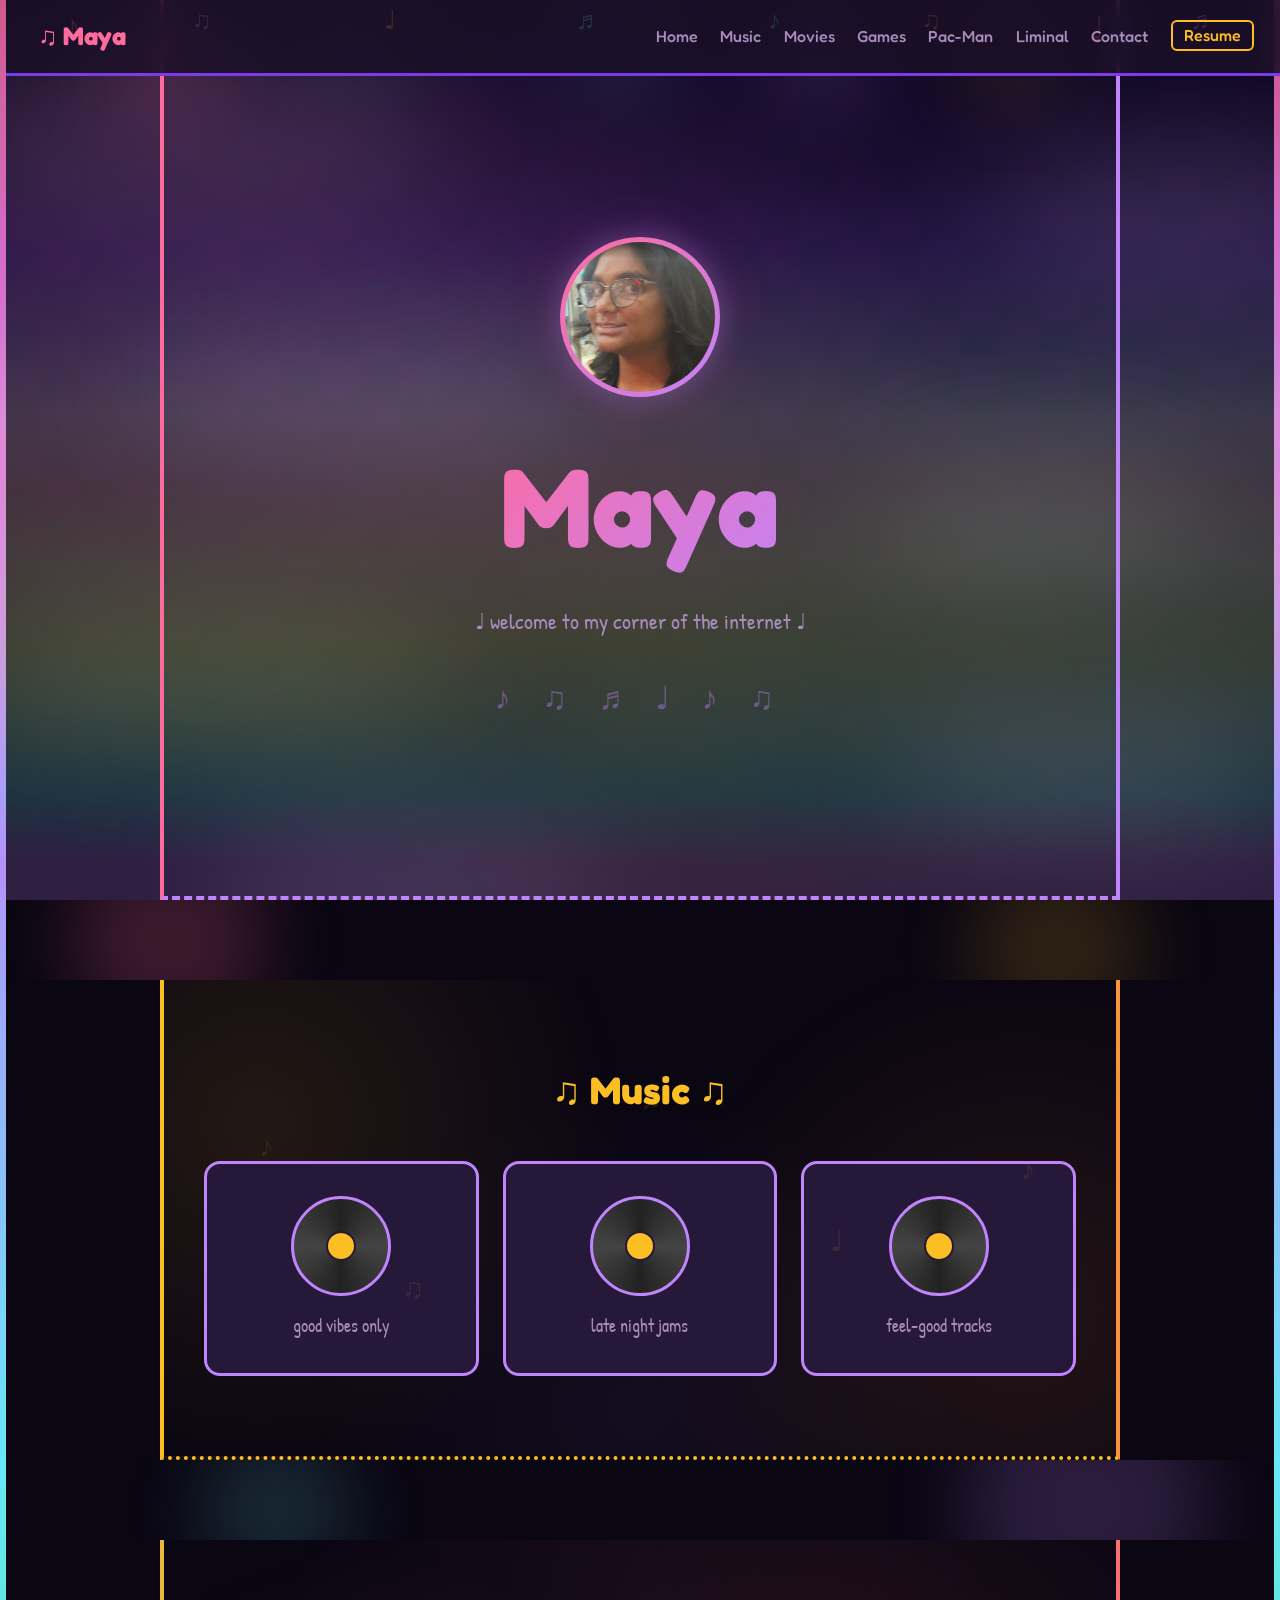
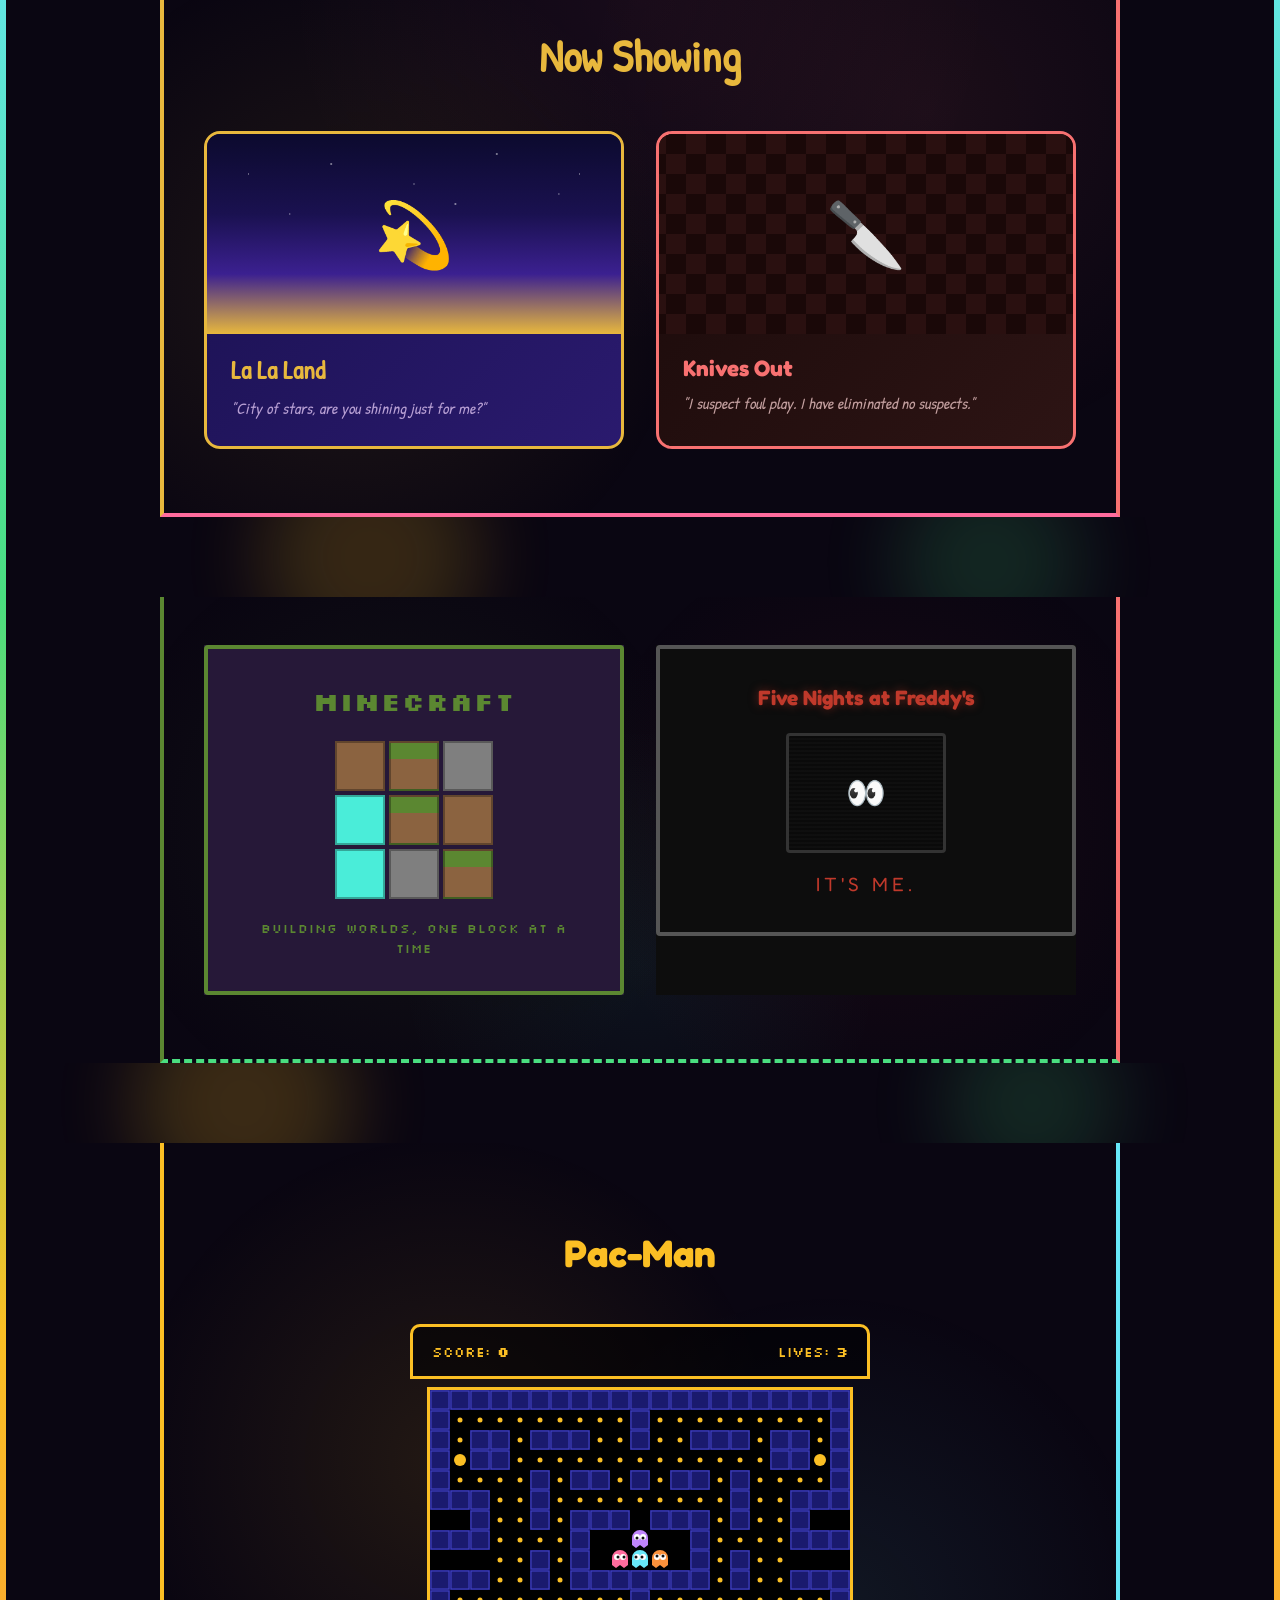
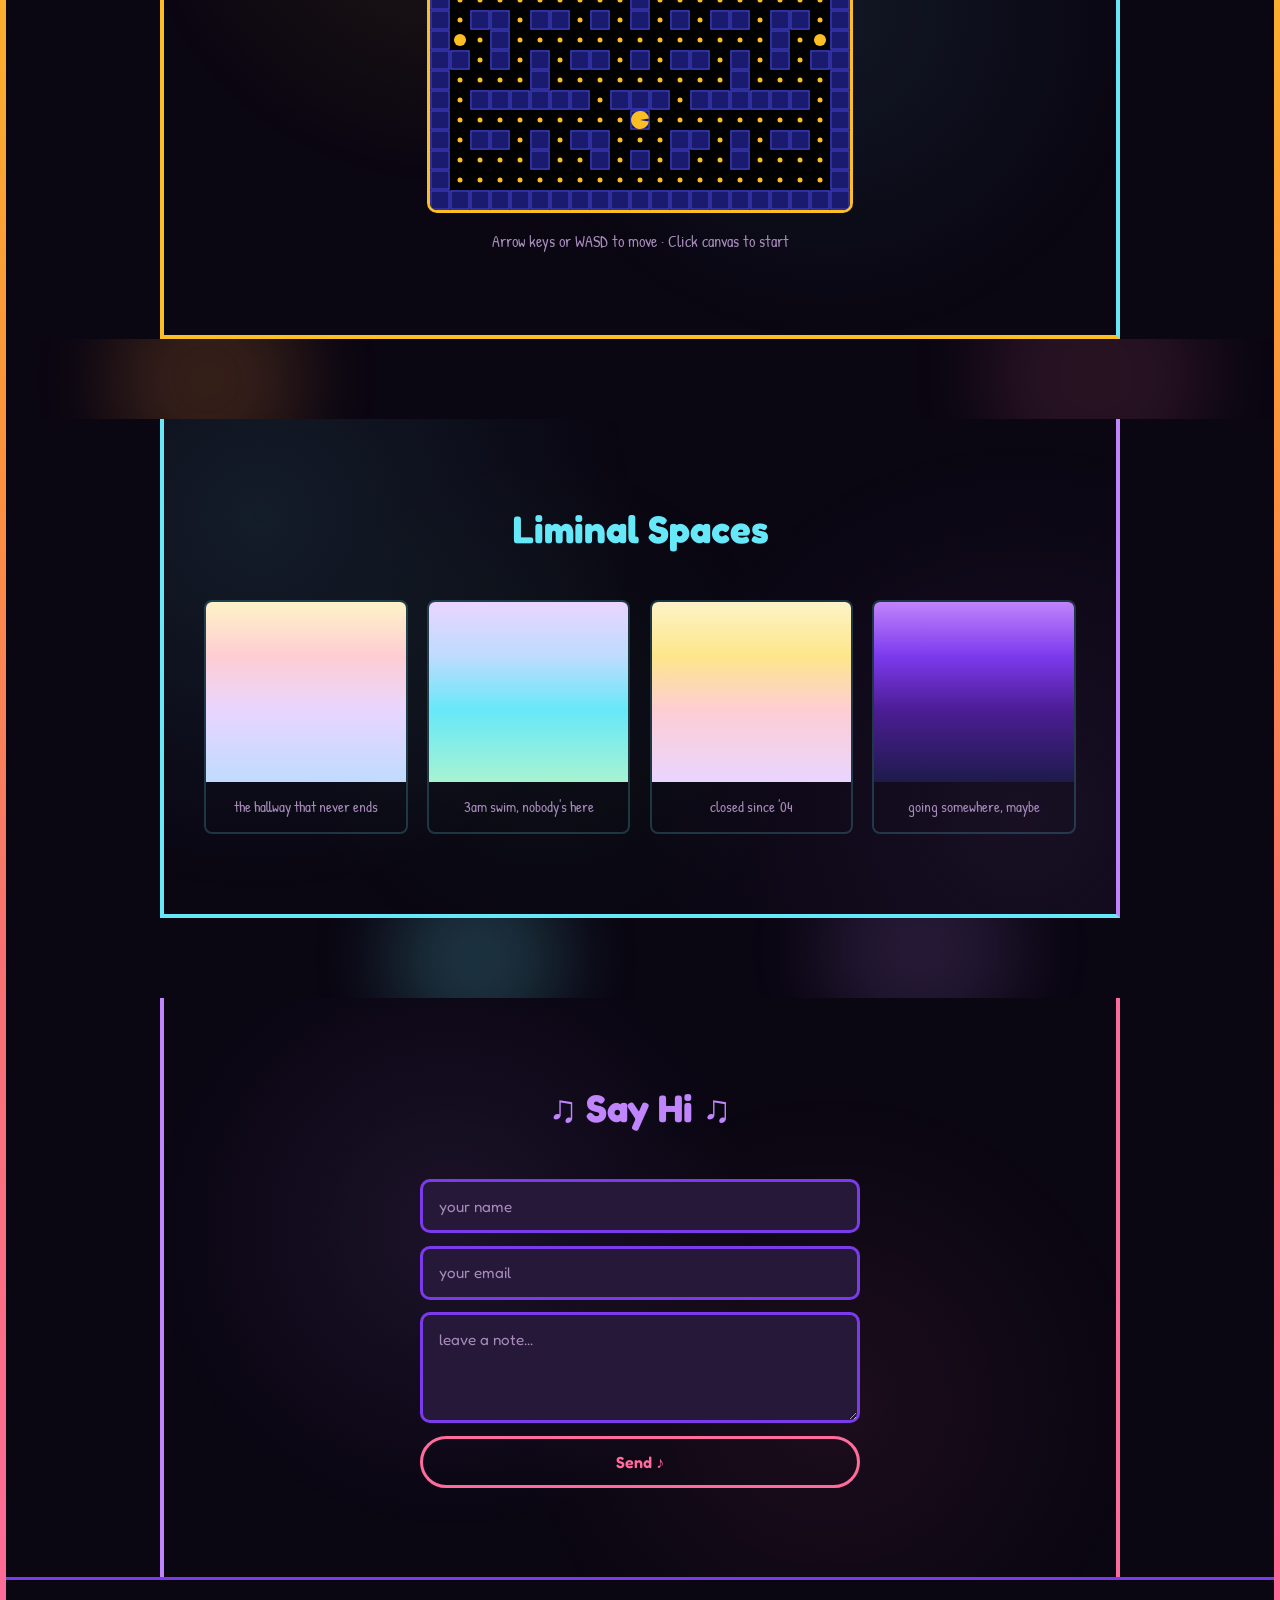
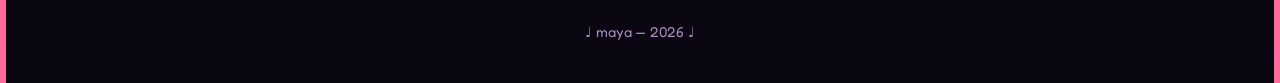
<file: index.html>
<!DOCTYPE html>
<html lang="en">
<head>
  <meta charset="UTF-8" />
  <meta name="viewport" content="width=device-width, initial-scale=1.0" />
  <title>Maya</title>
  <link rel="stylesheet" href="style.css" />
  <link rel="preconnect" href="https://fonts.googleapis.com" />
  <link rel="preconnect" href="https://fonts.gstatic.com" crossorigin />
  <link href="https://fonts.googleapis.com/css2?family=Fredoka:wght@400;500;600;700&family=Patrick+Hand&family=Silkscreen&display=swap" rel="stylesheet" />
</head>
<body>

  <!-- full-page dreamcore layers -->
  <div class="dream-bg" aria-hidden="true">
    <div class="dream-sky"></div>
    <div class="dream-checker"></div>
    <div class="dream-cloud dc1"></div>
    <div class="dream-cloud dc2"></div>
    <div class="dream-cloud dc3"></div>
    <div class="dream-cloud dc4"></div>
    <div class="dream-cloud dc5"></div>
    <div class="dream-cloud dc6"></div>
    <div class="dream-cloud dc7"></div>
    <div class="dream-orb orb1"></div>
    <div class="dream-orb orb2"></div>
    <div class="dream-orb orb3"></div>
    <div class="dream-orb orb4"></div>
    <div class="dream-orb orb5"></div>
    <div class="dream-haze"></div>
  </div>

  <div class="floating-notes" aria-hidden="true">
    <span class="note n1">♪</span>
    <span class="note n2">♫</span>
    <span class="note n3">♩</span>
    <span class="note n4">♬</span>
    <span class="note n5">♪</span>
    <span class="note n6">♫</span>
    <span class="note n7">♩</span>
    <span class="note n8">♬</span>
  </div>

  <nav>
    <span class="logo">♫ Maya</span>
    <ul>
      <li><a href="#home">Home</a></li>
      <li><a href="#music">Music</a></li>
      <li><a href="#movies">Movies</a></li>
      <li><a href="#games">Games</a></li>
      <li><a href="#pacman">Pac-Man</a></li>
      <li><a href="#liminal">Liminal</a></li>
      <li><a href="#contact">Contact</a></li>
      <li><a href="resume.html" class="resume-link">Resume</a></li>
    </ul>
  </nav>

  <!-- HERO -->
  <section id="home" class="hero">
    <div class="hero-content">
      <div class="profile-ring">
        <img src="profile.png" alt="Maya" class="profile-pic" />
      </div>
      <h1>Maya</h1>
      <p class="subtitle">♩ welcome to my corner of the internet ♩</p>
    </div>
    <div class="hero-notes">♪ ♫ ♬ ♩ ♪ ♫</div>
  </section>

  <div class="colour-splash splash-1"></div>

  <!-- MUSIC -->
  <section id="music" class="music">
    <h2>♫ Music ♫</h2>
    <div class="music-grid">
      <div class="music-card">
        <div class="vinyl">
          <div class="vinyl-inner"></div>
        </div>
        <p>good vibes only</p>
      </div>
      <div class="music-card">
        <div class="vinyl">
          <div class="vinyl-inner"></div>
        </div>
        <p>late night jams</p>
      </div>
      <div class="music-card">
        <div class="vinyl">
          <div class="vinyl-inner"></div>
        </div>
        <p>feel-good tracks</p>
      </div>
    </div>
    <div class="staff-lines" aria-hidden="true">
      <div class="staff-note" style="--x: 10%; --y: 30%;">♪</div>
      <div class="staff-note" style="--x: 25%; --y: 60%;">♫</div>
      <div class="staff-note" style="--x: 50%; --y: 20%;">♬</div>
      <div class="staff-note" style="--x: 70%; --y: 50%;">♩</div>
      <div class="staff-note" style="--x: 90%; --y: 35%;">♪</div>
    </div>
  </section>

  <div class="colour-splash splash-2"></div>

  <!-- MOVIES -->
  <section id="movies" class="movies">
    <h2>Now Showing</h2>
    <div class="movie-cards">
      <div class="movie-card lalaland">
        <div class="movie-poster">
          <div class="stars-bg"></div>
          <span class="movie-icon">💫</span>
        </div>
        <h3>La La Land</h3>
        <p class="movie-quote">"City of stars, are you shining just for me?"</p>
      </div>
      <div class="movie-card knivesout">
        <div class="movie-poster">
          <span class="movie-icon">🔪</span>
        </div>
        <h3>Knives Out</h3>
        <p class="movie-quote">"I suspect foul play. I have eliminated no suspects."</p>
      </div>
    </div>
  </section>

  <div class="colour-splash splash-3"></div>

  <!-- GAMES -->
  <section id="games" class="games">
    <div class="games-split">
      <div class="game-panel minecraft-panel">
        <div class="pixel-border">
          <h3>Minecraft</h3>
          <div class="mc-blocks">
            <div class="mc-block dirt"></div>
            <div class="mc-block grass"></div>
            <div class="mc-block stone"></div>
            <div class="mc-block diamond"></div>
            <div class="mc-block grass"></div>
            <div class="mc-block dirt"></div>
            <div class="mc-block diamond"></div>
            <div class="mc-block stone"></div>
            <div class="mc-block grass"></div>
          </div>
          <p class="mc-text">building worlds, one block at a time</p>
        </div>
      </div>
      <div class="game-panel fnaf-panel">
        <div class="fnaf-border">
          <h3>Five Nights at Freddy's</h3>
          <div class="fnaf-scene">
            <div class="fnaf-static"></div>
            <span class="fnaf-eyes">👀</span>
          </div>
          <p class="fnaf-text">it's me.</p>
        </div>
      </div>
    </div>
  </section>

  <div class="colour-splash splash-6"></div>

  <!-- PAC-MAN -->
  <section id="pacman" class="pacman-section">
    <h2>Pac-Man</h2>
    <div class="pacman-wrapper">
      <div class="pacman-hud">
        <span>Score: <strong id="pac-score">0</strong></span>
        <span>Lives: <strong id="pac-lives">3</strong></span>
      </div>
      <canvas id="pacman-canvas" width="420" height="420"></canvas>
      <p class="pacman-hint">Arrow keys or WASD to move · Click canvas to start</p>
    </div>
  </section>

  <div class="colour-splash splash-4"></div>

  <!-- LIMINAL SPACES -->
  <section id="liminal" class="liminal">
    <h2>Liminal Spaces</h2>
    <div class="liminal-grid">
      <div class="liminal-card">
        <div class="liminal-img hall"></div>
        <p>the hallway that never ends</p>
      </div>
      <div class="liminal-card">
        <div class="liminal-img pool"></div>
        <p>3am swim, nobody's here</p>
      </div>
      <div class="liminal-card">
        <div class="liminal-img mall"></div>
        <p>closed since '04</p>
      </div>
      <div class="liminal-card">
        <div class="liminal-img stairs"></div>
        <p>going somewhere, maybe</p>
      </div>
    </div>
  </section>

  <div class="colour-splash splash-5"></div>

  <!-- CONTACT -->
  <section id="contact" class="contact">
    <h2>♫ Say Hi ♫</h2>
    <form onsubmit="handleSubmit(event)">
      <input type="text" placeholder="your name" required />
      <input type="email" placeholder="your email" required />
      <textarea placeholder="leave a note..." rows="4" required></textarea>
      <button type="submit" class="btn">Send ♪</button>
    </form>
    <p id="form-msg" class="form-msg"></p>
  </section>

  <footer>
    <p>♩ maya — 2026 ♩</p>
  </footer>

  <script src="pacman.js"></script>
  <script src="script.js"></script>
</body>
</html>
</file>
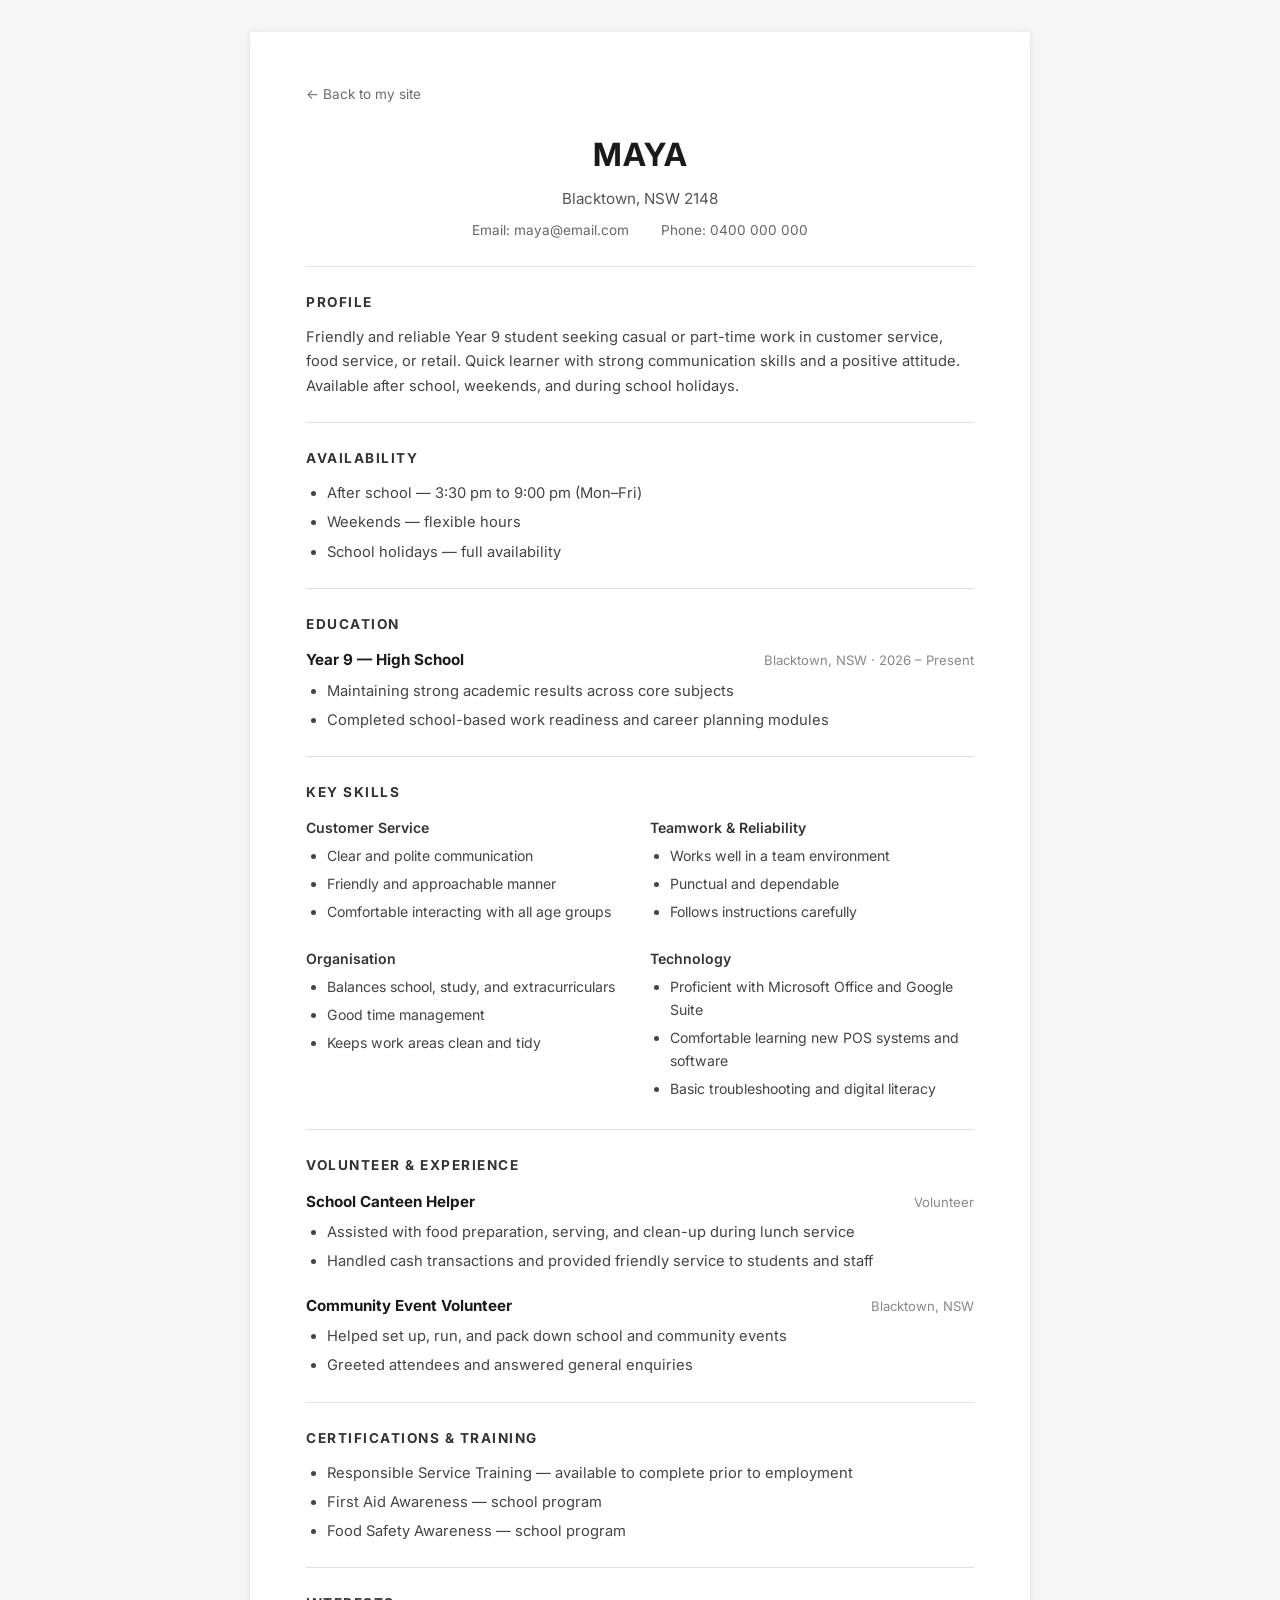
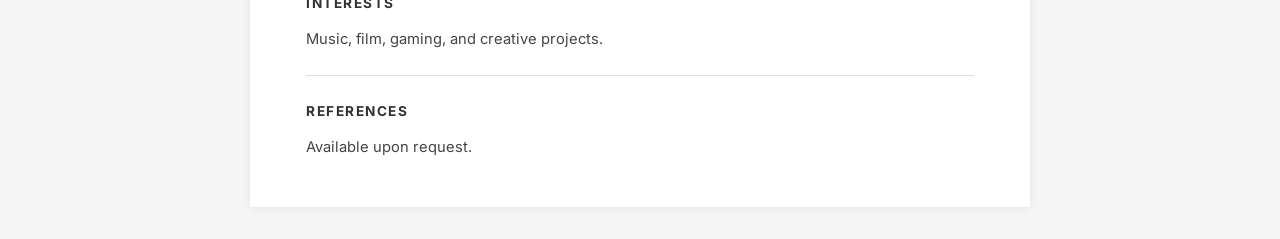
<file: resume.html>
<!DOCTYPE html>
<html lang="en">
<head>
  <meta charset="UTF-8" />
  <meta name="viewport" content="width=device-width, initial-scale=1.0" />
  <title>Maya — Resume</title>
  <link rel="preconnect" href="https://fonts.googleapis.com" />
  <link rel="preconnect" href="https://fonts.gstatic.com" crossorigin />
  <link href="https://fonts.googleapis.com/css2?family=Inter:wght@400;500;600;700&display=swap" rel="stylesheet" />
  <link rel="stylesheet" href="resume.css" />
</head>
<body>

  <div class="page">

    <a href="index.html" class="back-link">← Back to my site</a>

    <!-- Header -->
    <header>
      <h1>Maya</h1>
      <p class="location">Blacktown, NSW 2148</p>
      <div class="contact-row">
        <span>Email: maya@email.com</span>
        <span>Phone: 0400 000 000</span>
      </div>
    </header>

    <hr />

    <!-- Profile -->
    <section>
      <h2>Profile</h2>
      <p>
        Friendly and reliable Year 9 student seeking casual or part-time work
        in customer service, food service, or retail. Quick learner with strong
        communication skills and a positive attitude. Available after school,
        weekends, and during school holidays.
      </p>
    </section>

    <hr />

    <!-- Availability -->
    <section>
      <h2>Availability</h2>
      <ul>
        <li>After school — 3:30 pm to 9:00 pm (Mon–Fri)</li>
        <li>Weekends — flexible hours</li>
        <li>School holidays — full availability</li>
      </ul>
    </section>

    <hr />

    <!-- Education -->
    <section>
      <h2>Education</h2>
      <div class="entry">
        <div class="entry-header">
          <strong>Year 9 — High School</strong>
          <span>Blacktown, NSW · 2026 – Present</span>
        </div>
        <ul>
          <li>Maintaining strong academic results across core subjects</li>
          <li>Completed school-based work readiness and career planning modules</li>
        </ul>
      </div>
    </section>

    <hr />

    <!-- Skills -->
    <section>
      <h2>Key Skills</h2>
      <div class="skills-grid">
        <div class="skill-group">
          <h3>Customer Service</h3>
          <ul>
            <li>Clear and polite communication</li>
            <li>Friendly and approachable manner</li>
            <li>Comfortable interacting with all age groups</li>
          </ul>
        </div>
        <div class="skill-group">
          <h3>Teamwork &amp; Reliability</h3>
          <ul>
            <li>Works well in a team environment</li>
            <li>Punctual and dependable</li>
            <li>Follows instructions carefully</li>
          </ul>
        </div>
        <div class="skill-group">
          <h3>Organisation</h3>
          <ul>
            <li>Balances school, study, and extracurriculars</li>
            <li>Good time management</li>
            <li>Keeps work areas clean and tidy</li>
          </ul>
        </div>
        <div class="skill-group">
          <h3>Technology</h3>
          <ul>
            <li>Proficient with Microsoft Office and Google Suite</li>
            <li>Comfortable learning new POS systems and software</li>
            <li>Basic troubleshooting and digital literacy</li>
          </ul>
        </div>
      </div>
    </section>

    <hr />

    <!-- Volunteer / Experience -->
    <section>
      <h2>Volunteer &amp; Experience</h2>
      <div class="entry">
        <div class="entry-header">
          <strong>School Canteen Helper</strong>
          <span>Volunteer</span>
        </div>
        <ul>
          <li>Assisted with food preparation, serving, and clean-up during lunch service</li>
          <li>Handled cash transactions and provided friendly service to students and staff</li>
        </ul>
      </div>
      <div class="entry">
        <div class="entry-header">
          <strong>Community Event Volunteer</strong>
          <span>Blacktown, NSW</span>
        </div>
        <ul>
          <li>Helped set up, run, and pack down school and community events</li>
          <li>Greeted attendees and answered general enquiries</li>
        </ul>
      </div>
    </section>

    <hr />

    <!-- Certifications -->
    <section>
      <h2>Certifications &amp; Training</h2>
      <ul>
        <li>Responsible Service Training — available to complete prior to employment</li>
        <li>First Aid Awareness — school program</li>
        <li>Food Safety Awareness — school program</li>
      </ul>
    </section>

    <hr />

    <!-- Interests -->
    <section>
      <h2>Interests</h2>
      <p>Music, film, gaming, and creative projects.</p>
    </section>

    <hr />

    <!-- References -->
    <section>
      <h2>References</h2>
      <p>Available upon request.</p>
    </section>

  </div>

</body>
</html>
</file>
<file: style.css>
/* ============================
   Maya's Site — Full Redesign
   ============================ */

:root {
  --bg:        #1c1028;
  --surface:   #261838;
  --pink:      #ff6b9d;
  --purple:    #c084fc;
  --blue:      #67e8f9;
  --gold:      #fbbf24;
  --green:     #4ade80;
  --orange:    #fb923c;
  --red:       #f87171;
  --text:      #f0e6ff;
  --muted:     #a78bba;
  --border:    #7c3aed;
  --mc-green:  #5b8731;
  --mc-brown:  #8b6340;
  --mc-stone:  #7f7f7f;
  --mc-diamond:#4aedd9;
  --fnaf-dark: #0d0d0d;
  --lala-navy: #1a1150;
  --lala-gold: #e8b83d;
}

*, *::before, *::after { margin: 0; padding: 0; box-sizing: border-box; }
html { scroll-behavior: smooth; }

body {
  font-family: 'Fredoka', sans-serif;
  color: var(--text);
  background: #0a0612;
  line-height: 1.6;
  overflow-x: hidden;
  border-left: 6px solid;
  border-right: 6px solid;
  border-image: linear-gradient(
    180deg,
    var(--pink) 0%,
    var(--purple) 15%,
    var(--blue) 30%,
    var(--green) 45%,
    var(--gold) 60%,
    var(--orange) 75%,
    var(--red) 85%,
    var(--pink) 100%
  ) 1;
}

/* ── Full-page dreamcore background ── */
.dream-bg {
  position: fixed;
  inset: 0;
  z-index: 0;
  pointer-events: none;
  overflow: hidden;
}

.dream-sky {
  position: absolute;
  inset: 0;
  background: linear-gradient(
    180deg,
    #1a0a2e 0%,
    #2e1065 8%,
    #4c1d95 18%,
    #7c3aed 28%,
    #a78bfa 38%,
    #e9d5ff 46%,
    #fecdd3 54%,
    #fef3c7 62%,
    #d9f99d 72%,
    #a7f3d0 80%,
    #67e8f9 88%,
    #c084fc 96%
  );
  opacity: 0.2;
}

.dream-checker {
  position: absolute;
  inset: 0;
  background:
    repeating-conic-gradient(
      rgba(192, 132, 252, 0.06) 0% 25%,
      rgba(103, 232, 249, 0.03) 0% 50%
    ) 0 0 / 80px 80px;
  mask-image: linear-gradient(180deg, transparent 0%, rgba(0,0,0,0.4) 30%, rgba(0,0,0,0.15) 70%, transparent 100%);
  -webkit-mask-image: linear-gradient(180deg, transparent 0%, rgba(0,0,0,0.4) 30%, rgba(0,0,0,0.15) 70%, transparent 100%);
}

.dream-cloud {
  position: absolute;
  border-radius: 50%;
  filter: blur(60px);
  opacity: 0.12;
}

.dc1 { width: 500px; height: 180px; background: #fecdd3; top: 5%;  left: -5%;  animation: dcloud 30s ease-in-out infinite alternate; }
.dc2 { width: 400px; height: 150px; background: #e9d5ff; top: 15%; right: -8%; animation: dcloud 25s ease-in-out infinite alternate-reverse; }
.dc3 { width: 450px; height: 160px; background: #bfdbfe; top: 35%; left: 10%;  animation: dcloud 28s ease-in-out infinite alternate; }
.dc4 { width: 350px; height: 130px; background: #fef3c7; top: 50%; right: 5%;  animation: dcloud 32s ease-in-out infinite alternate-reverse; }
.dc5 { width: 500px; height: 170px; background: #d9f99d; top: 65%; left: -3%;  animation: dcloud 27s ease-in-out infinite alternate; }
.dc6 { width: 380px; height: 140px; background: #fecdd3; top: 78%; right: 0%;  animation: dcloud 24s ease-in-out infinite alternate-reverse; }
.dc7 { width: 420px; height: 155px; background: #c4b5fd; top: 90%; left: 15%;  animation: dcloud 29s ease-in-out infinite alternate; }

@keyframes dcloud {
  0%   { transform: translateX(0) translateY(0) scale(1); }
  33%  { transform: translateX(80px) translateY(-15px) scale(1.08); }
  66%  { transform: translateX(-40px) translateY(10px) scale(0.95); }
  100% { transform: translateX(50px) translateY(-20px) scale(1.05); }
}

/* glowing orbs drifting */
.dream-orb {
  position: absolute;
  border-radius: 50%;
  filter: blur(40px);
  animation: orbFloat linear infinite;
}

.orb1 { width: 120px; height: 120px; background: var(--pink);   left: 8%;  opacity: 0.15; animation-duration: 18s; }
.orb2 { width: 90px;  height: 90px;  background: var(--blue);   left: 45%; opacity: 0.12; animation-duration: 22s; animation-delay: 3s; }
.orb3 { width: 100px; height: 100px; background: var(--gold);   left: 75%; opacity: 0.13; animation-duration: 20s; animation-delay: 6s; }
.orb4 { width: 80px;  height: 80px;  background: var(--green);  left: 25%; opacity: 0.1;  animation-duration: 24s; animation-delay: 9s; }
.orb5 { width: 110px; height: 110px; background: var(--purple); left: 60%; opacity: 0.14; animation-duration: 19s; animation-delay: 2s; }

@keyframes orbFloat {
  0%   { top: 105%; transform: translateX(0); }
  100% { top: -15%; transform: translateX(60px); }
}

/* dreamy haze layer */
.dream-haze {
  position: absolute;
  inset: 0;
  background:
    radial-gradient(ellipse at 20% 40%, rgba(255, 107, 157, 0.08) 0%, transparent 50%),
    radial-gradient(ellipse at 80% 60%, rgba(103, 232, 249, 0.06) 0%, transparent 50%),
    radial-gradient(ellipse at 50% 80%, rgba(251, 191, 36, 0.05) 0%, transparent 50%),
    radial-gradient(ellipse at 30% 20%, rgba(192, 132, 252, 0.07) 0%, transparent 50%);
}

/* ── Floating musical notes ── */
.floating-notes {
  position: fixed;
  inset: 0;
  pointer-events: none;
  z-index: 9999;
}

.note {
  position: absolute;
  font-size: 1.6rem;
  opacity: 0.15;
  animation: drift linear infinite;
}

.n1 { left: 5%;  color: var(--pink);   animation-duration: 14s; font-size: 2rem; }
.n2 { left: 15%; color: var(--purple); animation-duration: 11s; animation-delay: 2s; }
.n3 { left: 30%; color: var(--gold);   animation-duration: 16s; animation-delay: 4s; }
.n4 { left: 45%; color: var(--blue);   animation-duration: 13s; animation-delay: 1s; }
.n5 { left: 60%; color: var(--green);  animation-duration: 15s; animation-delay: 3s; }
.n6 { left: 72%; color: var(--orange); animation-duration: 12s; animation-delay: 5s; }
.n7 { left: 85%; color: var(--pink);   animation-duration: 17s; animation-delay: 2s; font-size: 2.2rem; }
.n8 { left: 93%; color: var(--purple); animation-duration: 10s; animation-delay: 6s; }

@keyframes drift {
  0%   { top: 110%; opacity: 0; transform: rotate(0deg) translateX(0); }
  10%  { opacity: 0.2; }
  90%  { opacity: 0.15; }
  100% { top: -10%; opacity: 0; transform: rotate(360deg) translateX(40px); }
}

/* ── Nav ── */
nav {
  position: fixed;
  top: 0;
  width: 100%;
  display: flex;
  justify-content: space-between;
  align-items: center;
  padding: 1rem 2rem;
  background: rgba(28, 16, 40, 0.85);
  backdrop-filter: blur(12px);
  z-index: 100;
  border-bottom: 3px solid var(--border);
}

.logo {
  font-size: 1.6rem;
  font-weight: 700;
  color: var(--pink);
}

nav ul { list-style: none; display: flex; gap: 1.4rem; flex-wrap: wrap; }

nav a {
  text-decoration: none;
  color: var(--muted);
  font-weight: 500;
  transition: color 0.3s;
}
nav a:hover { color: var(--gold); }

.resume-link {
  color: var(--gold) !important;
  border: 2px solid var(--gold);
  padding: 0.2rem 0.7rem;
  border-radius: 6px;
  transition: background 0.3s, color 0.3s;
}
.resume-link:hover {
  background: var(--gold);
  color: var(--bg) !important;
}

/* ── Hero ── */
.hero {
  min-height: 100vh;
  display: flex;
  flex-direction: column;
  align-items: center;
  justify-content: center;
  text-align: center;
  padding: 6rem 2rem 2rem;
  position: relative;
  overflow: hidden;
  border-bottom: 4px dashed var(--purple);
  border-left: 4px solid var(--pink);
  border-right: 4px solid var(--purple);
}

/* profile pic */
.profile-ring {
  width: 160px;
  height: 160px;
  border-radius: 50%;
  padding: 5px;
  background: linear-gradient(135deg, var(--pink), var(--purple), var(--blue), var(--gold));
  background-size: 300% 300%;
  animation: shimmer 6s ease-in-out infinite;
  margin: 0 auto 1.2rem;
  box-shadow:
    0 0 30px rgba(192, 132, 252, 0.3),
    0 0 60px rgba(255, 107, 157, 0.15);
  z-index: 2;
  position: relative;
}

.profile-pic {
  width: 100%;
  height: 100%;
  border-radius: 50%;
  object-fit: cover;
  display: block;
}

.hero h1 {
  font-size: 7rem;
  font-weight: 700;
  background: linear-gradient(135deg, var(--pink), var(--purple), var(--blue), var(--gold));
  background-size: 300% 300%;
  -webkit-background-clip: text;
  -webkit-text-fill-color: transparent;
  background-clip: text;
  animation: shimmer 6s ease-in-out infinite;
}

@keyframes shimmer {
  0%, 100% { background-position: 0% 50%; }
  50%      { background-position: 100% 50%; }
}

.subtitle {
  font-family: 'Patrick Hand', cursive;
  font-size: 1.4rem;
  color: var(--muted);
  margin-top: 0.5rem;
}

.hero-notes {
  margin-top: 2rem;
  font-size: 2rem;
  letter-spacing: 12px;
  color: var(--purple);
  opacity: 0.4;
  animation: pulse 3s ease-in-out infinite;
}

@keyframes pulse {
  0%, 100% { opacity: 0.3; }
  50%      { opacity: 0.6; }
}

/* ── Shared section ── */
section {
  padding: 5rem 2rem;
  max-width: 960px;
  margin: 0 auto;
  position: relative;
  z-index: 1;
}

h2 {
  font-size: 2.4rem;
  font-weight: 700;
  text-align: center;
  margin-bottom: 2.5rem;
  color: var(--pink);
}

/* ── Music Section ── */
.music {
  position: relative;
  border-bottom: 4px dotted var(--gold);
  border-left: 4px solid var(--gold);
  border-right: 4px solid var(--orange);
  padding-left: 2.5rem;
  padding-right: 2.5rem;
  background:
    radial-gradient(circle at 10% 30%, rgba(251, 191, 36, 0.1) 0%, transparent 40%),
    radial-gradient(circle at 90% 70%, rgba(251, 146, 60, 0.1) 0%, transparent 40%),
    radial-gradient(circle at 50% 90%, rgba(192, 132, 252, 0.06) 0%, transparent 50%);
}

.music h2 { color: var(--gold); }

.music-grid {
  display: grid;
  grid-template-columns: repeat(auto-fit, minmax(200px, 1fr));
  gap: 1.5rem;
}

.music-card {
  text-align: center;
  padding: 2rem;
  border: 3px solid var(--purple);
  border-radius: 16px;
  background: var(--surface);
  transition: transform 0.3s, border-color 0.3s;
}
.music-card:hover {
  transform: translateY(-4px);
  border-color: var(--gold);
}

.vinyl {
  width: 100px;
  height: 100px;
  border-radius: 50%;
  background: conic-gradient(from 0deg, #222, #444, #222, #444, #222);
  margin: 0 auto 1rem;
  display: flex;
  align-items: center;
  justify-content: center;
  animation: spin 4s linear infinite;
  border: 3px solid var(--purple);
}

.vinyl-inner {
  width: 30px;
  height: 30px;
  border-radius: 50%;
  background: var(--gold);
  border: 2px solid var(--surface);
}

@keyframes spin { to { transform: rotate(360deg); } }

.music-card p {
  font-family: 'Patrick Hand', cursive;
  font-size: 1.1rem;
  color: var(--muted);
}

.staff-lines {
  position: absolute;
  inset: 0;
  pointer-events: none;
  overflow: hidden;
}

.staff-note {
  position: absolute;
  left: var(--x);
  top: var(--y);
  font-size: 1.8rem;
  color: var(--gold);
  opacity: 0.1;
}

/* ── Movies Section ── */
.movies {
  border-bottom: 4px solid var(--pink);
  border-left: 4px solid var(--lala-gold);
  border-right: 4px solid var(--red);
  padding-left: 2.5rem;
  padding-right: 2.5rem;
  padding-bottom: 4rem;
  background:
    radial-gradient(circle at 20% 60%, rgba(232, 184, 61, 0.1) 0%, transparent 40%),
    radial-gradient(circle at 80% 30%, rgba(248, 113, 113, 0.08) 0%, transparent 40%),
    radial-gradient(circle at 50% 10%, rgba(255, 107, 157, 0.06) 0%, transparent 50%);
}

.movies h2 {
  color: var(--lala-gold);
  font-family: 'Patrick Hand', cursive;
  font-size: 2.8rem;
}

.movie-cards {
  display: grid;
  grid-template-columns: repeat(auto-fit, minmax(280px, 1fr));
  gap: 2rem;
}

.movie-card {
  border-radius: 16px;
  overflow: hidden;
  border: 3px solid;
  transition: transform 0.3s;
}
.movie-card:hover { transform: scale(1.02); }

.movie-poster {
  height: 200px;
  display: flex;
  align-items: center;
  justify-content: center;
  position: relative;
  overflow: hidden;
}

.movie-icon { font-size: 4rem; z-index: 1; }

/* La La Land card */
.lalaland {
  border-color: var(--lala-gold);
  background: linear-gradient(135deg, var(--lala-navy), #2a1a6e);
}

.lalaland .movie-poster {
  background: linear-gradient(180deg, #0c0a2e 0%, #1a1150 40%, #3b2090 70%, #e8b83d 100%);
}

.stars-bg {
  position: absolute;
  inset: 0;
  background-image:
    radial-gradient(1px 1px at 10% 20%, white, transparent),
    radial-gradient(1.5px 1.5px at 30% 15%, white, transparent),
    radial-gradient(1px 1px at 50% 25%, white, transparent),
    radial-gradient(1.5px 1.5px at 70% 10%, white, transparent),
    radial-gradient(1px 1px at 85% 30%, white, transparent),
    radial-gradient(1px 1px at 20% 40%, white, transparent),
    radial-gradient(1.5px 1.5px at 60% 35%, white, transparent),
    radial-gradient(1px 1px at 90% 20%, white, transparent);
  opacity: 0.7;
}

.lalaland h3 {
  font-family: 'Patrick Hand', cursive;
  font-size: 1.6rem;
  color: var(--lala-gold);
  padding: 1rem 1.5rem 0.3rem;
}

.lalaland .movie-quote {
  font-family: 'Patrick Hand', cursive;
  padding: 0 1.5rem 1.5rem;
  color: #b8a0d4;
  font-size: 1rem;
  font-style: italic;
}

/* Knives Out card */
.knivesout {
  border-color: var(--red);
  background: linear-gradient(135deg, #1a0a0a, #2d1414);
}

.knivesout .movie-poster {
  background: repeating-conic-gradient(#1a0808 0% 25%, #2a1010 0% 50%) 50% / 40px 40px;
}

.knivesout h3 {
  font-size: 1.4rem;
  color: var(--red);
  padding: 1rem 1.5rem 0.3rem;
}

.knivesout .movie-quote {
  font-family: 'Patrick Hand', cursive;
  padding: 0 1.5rem 1.5rem;
  color: #c4a0a0;
  font-size: 1rem;
  font-style: italic;
}

/* ── Games Section ── */
.games {
  border-bottom: 4px dashed var(--green);
  border-left: 4px solid var(--mc-green);
  border-right: 4px solid var(--red);
  padding-left: 2.5rem;
  padding-right: 2.5rem;
  padding-top: 3rem;
  padding-bottom: 4rem;
  background:
    radial-gradient(circle at 25% 50%, rgba(91, 135, 49, 0.1) 0%, transparent 40%),
    radial-gradient(circle at 75% 50%, rgba(192, 57, 43, 0.08) 0%, transparent 40%),
    radial-gradient(circle at 50% 80%, rgba(74, 237, 217, 0.06) 0%, transparent 40%);
}

.games-split {
  display: grid;
  grid-template-columns: repeat(auto-fit, minmax(280px, 1fr));
  gap: 2rem;
}

/* Minecraft panel */
.minecraft-panel {
  background: var(--surface);
}

.pixel-border {
  border: 4px solid var(--mc-green);
  border-radius: 4px;
  padding: 2rem;
  text-align: center;
  image-rendering: pixelated;
}

.pixel-border h3 {
  font-family: 'Silkscreen', cursive;
  font-size: 1.6rem;
  color: var(--mc-green);
  margin-bottom: 1.2rem;
  letter-spacing: 1px;
}

.mc-blocks {
  display: grid;
  grid-template-columns: repeat(3, 50px);
  gap: 4px;
  justify-content: center;
  margin-bottom: 1.2rem;
}

.mc-block {
  width: 50px;
  height: 50px;
  border: 2px solid rgba(0,0,0,0.3);
  image-rendering: pixelated;
}

.mc-block.dirt    { background: var(--mc-brown); }
.mc-block.grass   { background: linear-gradient(to bottom, var(--mc-green) 35%, var(--mc-brown) 35%); }
.mc-block.stone   { background: var(--mc-stone); }
.mc-block.diamond { background: var(--mc-diamond); animation: glow 2s ease-in-out infinite alternate; }

@keyframes glow {
  from { box-shadow: 0 0 4px var(--mc-diamond); }
  to   { box-shadow: 0 0 16px var(--mc-diamond), 0 0 30px rgba(74, 237, 217, 0.3); }
}

.mc-text {
  font-family: 'Silkscreen', cursive;
  font-size: 0.8rem;
  color: var(--mc-green);
  letter-spacing: 1px;
}

/* FNAF panel */
.fnaf-panel {
  background: var(--fnaf-dark);
}

.fnaf-border {
  border: 4px solid #555;
  border-radius: 4px;
  padding: 2rem;
  text-align: center;
  position: relative;
  overflow: hidden;
}

.fnaf-border h3 {
  font-size: 1.3rem;
  color: #c0392b;
  margin-bottom: 1.2rem;
  text-shadow: 0 0 10px rgba(192, 57, 43, 0.5);
}

.fnaf-scene {
  width: 160px;
  height: 120px;
  margin: 0 auto 1rem;
  background: #0a0a0a;
  border: 3px solid #333;
  border-radius: 4px;
  position: relative;
  overflow: hidden;
  display: flex;
  align-items: center;
  justify-content: center;
}

.fnaf-static {
  position: absolute;
  inset: 0;
  background: repeating-linear-gradient(
    0deg,
    transparent,
    transparent 2px,
    rgba(255,255,255,0.02) 2px,
    rgba(255,255,255,0.02) 4px
  );
  animation: flicker 0.1s infinite;
}

@keyframes flicker {
  0%  { opacity: 0.4; }
  50% { opacity: 0.8; }
  100%{ opacity: 0.3; }
}

.fnaf-eyes {
  font-size: 2rem;
  z-index: 1;
  animation: stare 4s ease-in-out infinite;
}

@keyframes stare {
  0%, 80%, 100% { opacity: 0; }
  85%, 95%      { opacity: 1; }
}

.fnaf-text {
  font-size: 1.2rem;
  color: #c0392b;
  letter-spacing: 4px;
  text-transform: uppercase;
  animation: glitch 3s infinite;
}

@keyframes glitch {
  0%, 90%, 100% { transform: none; opacity: 0.8; }
  92% { transform: translate(-2px, 1px); opacity: 1; }
  94% { transform: translate(2px, -1px); opacity: 0.6; }
  96% { transform: translate(-1px, 2px); opacity: 1; }
}

/* ── Liminal Spaces ── */
.liminal {
  border-bottom: 4px solid var(--blue);
  border-left: 4px solid var(--blue);
  border-right: 4px solid var(--purple);
  padding-left: 2.5rem;
  padding-right: 2.5rem;
  background:
    radial-gradient(circle at 10% 20%, rgba(103, 232, 249, 0.1) 0%, transparent 40%),
    radial-gradient(circle at 90% 80%, rgba(192, 132, 252, 0.08) 0%, transparent 40%),
    radial-gradient(circle at 40% 60%, rgba(74, 222, 128, 0.05) 0%, transparent 40%);
}

.liminal h2 { color: var(--blue); }

.liminal-grid {
  display: grid;
  grid-template-columns: repeat(auto-fit, minmax(200px, 1fr));
  gap: 1.2rem;
}

.liminal-card {
  text-align: center;
  border: 2px solid rgba(103, 232, 249, 0.2);
  border-radius: 8px;
  overflow: hidden;
  transition: transform 0.3s, border-color 0.3s;
}
.liminal-card:hover {
  transform: translateY(-4px);
  border-color: var(--blue);
}

.liminal-img {
  width: 100%;
  height: 180px;
  position: relative;
}

.liminal-img.hall {
  background: linear-gradient(
    180deg,
    #fef3c7 0%, #fecdd3 30%, #e9d5ff 60%, #bfdbfe 100%
  );
}

.liminal-img.pool {
  background: linear-gradient(180deg, #e9d5ff 0%, #bfdbfe 30%, #67e8f9 60%, #a7f3d0 100%);
}

.liminal-img.mall {
  background: linear-gradient(180deg, #fef3c7 0%, #fde68a 30%, #fecdd3 60%, #e9d5ff 100%);
}

.liminal-img.stairs {
  background: linear-gradient(180deg, #c084fc 0%, #7c3aed 30%, #4c1d95 60%, #1e1b4b 100%);
}

.liminal-card p {
  font-family: 'Patrick Hand', cursive;
  padding: 0.8rem;
  font-size: 0.95rem;
  color: var(--muted);
}

/* ── Contact ── */
.contact {
  text-align: center;
  border-left: 4px solid var(--purple);
  border-right: 4px solid var(--pink);
  padding-left: 2.5rem;
  padding-right: 2.5rem;
  background:
    radial-gradient(circle at 30% 40%, rgba(192, 132, 252, 0.1) 0%, transparent 40%),
    radial-gradient(circle at 70% 70%, rgba(255, 107, 157, 0.08) 0%, transparent 40%);
}

.contact h2 { color: var(--purple); }

form {
  display: flex;
  flex-direction: column;
  gap: 0.8rem;
  max-width: 440px;
  margin: 0 auto;
}

input, textarea {
  padding: 0.9rem 1rem;
  border: 3px solid var(--border);
  border-radius: 10px;
  background: var(--surface);
  color: var(--text);
  font-family: 'Fredoka', sans-serif;
  font-size: 0.95rem;
  outline: none;
  transition: border-color 0.3s;
}

input::placeholder, textarea::placeholder {
  color: var(--muted);
}

input:focus, textarea:focus {
  border-color: var(--pink);
}

.btn {
  padding: 0.8rem 2.5rem;
  border: 3px solid var(--pink);
  border-radius: 50px;
  background: transparent;
  color: var(--pink);
  font-family: 'Fredoka', sans-serif;
  font-size: 1rem;
  font-weight: 600;
  cursor: pointer;
  transition: background 0.3s, color 0.3s, transform 0.2s;
}

.btn:hover {
  background: var(--pink);
  color: var(--bg);
  transform: scale(1.05);
}

.form-msg {
  margin-top: 0.6rem;
  color: var(--green);
  font-weight: 600;
}

/* ── Footer ── */
footer {
  text-align: center;
  padding: 2.5rem;
  font-size: 0.9rem;
  color: var(--muted);
  border-top: 3px solid var(--border);
  position: relative;
  z-index: 1;
}

/* ── Colour Splash Dividers ── */
.colour-splash {
  height: 80px;
  position: relative;
  z-index: 1;
  overflow: hidden;
}

.colour-splash::before,
.colour-splash::after {
  content: '';
  position: absolute;
  border-radius: 50%;
  filter: blur(40px);
}

.splash-1::before {
  width: 200px; height: 200px;
  background: var(--pink);
  opacity: 0.2;
  left: 5%;
  top: -60px;
}
.splash-1::after {
  width: 180px; height: 180px;
  background: var(--gold);
  opacity: 0.15;
  right: 10%;
  top: -40px;
}

.splash-2::before {
  width: 250px; height: 250px;
  background: var(--purple);
  opacity: 0.18;
  right: 5%;
  top: -80px;
}
.splash-2::after {
  width: 160px; height: 160px;
  background: var(--blue);
  opacity: 0.15;
  left: 15%;
  top: -30px;
}

.splash-3::before {
  width: 220px; height: 220px;
  background: var(--gold);
  opacity: 0.18;
  left: 20%;
  top: -70px;
}
.splash-3::after {
  width: 190px; height: 190px;
  background: var(--green);
  opacity: 0.15;
  right: 15%;
  top: -50px;
}

.splash-4::before {
  width: 200px; height: 200px;
  background: var(--orange);
  opacity: 0.18;
  left: 8%;
  top: -60px;
}
.splash-4::after {
  width: 230px; height: 230px;
  background: var(--pink);
  opacity: 0.12;
  right: 5%;
  top: -80px;
}

.splash-5::before {
  width: 180px; height: 180px;
  background: var(--blue);
  opacity: 0.2;
  left: 30%;
  top: -50px;
}
.splash-5::after {
  width: 200px; height: 200px;
  background: var(--purple);
  opacity: 0.15;
  right: 20%;
  top: -70px;
}

.splash-6::before {
  width: 220px; height: 220px;
  background: var(--gold);
  opacity: 0.2;
  left: 10%;
  top: -70px;
}
.splash-6::after {
  width: 180px; height: 180px;
  background: var(--green);
  opacity: 0.15;
  right: 12%;
  top: -50px;
}

/* ── Pac-Man Section ── */
.pacman-section {
  text-align: center;
  border-left: 4px solid var(--gold);
  border-right: 4px solid var(--blue);
  border-bottom: 4px solid var(--gold);
  padding-left: 2.5rem;
  padding-right: 2.5rem;
  background:
    radial-gradient(circle at 30% 40%, rgba(251, 191, 36, 0.1) 0%, transparent 40%),
    radial-gradient(circle at 70% 60%, rgba(103, 232, 249, 0.08) 0%, transparent 40%);
}

.pacman-section h2 { color: var(--gold); }

.pacman-wrapper {
  max-width: 460px;
  margin: 0 auto;
}

.pacman-hud {
  display: flex;
  justify-content: space-between;
  padding: 0.8rem 1.2rem;
  margin-bottom: 0.5rem;
  border: 3px solid var(--gold);
  border-radius: 10px 10px 0 0;
  background: rgba(0, 0, 0, 0.5);
  font-family: 'Silkscreen', cursive;
  font-size: 0.9rem;
  color: var(--gold);
}

#pacman-canvas {
  display: block;
  margin: 0 auto;
  border: 3px solid var(--gold);
  border-radius: 0 0 10px 10px;
  background: #000;
  cursor: pointer;
  max-width: 100%;
}

.pacman-hint {
  font-family: 'Patrick Hand', cursive;
  font-size: 1rem;
  color: var(--muted);
  margin-top: 1rem;
}

/* ── Responsive ── */
@media (max-width: 640px) {
  .hero h1 { font-size: 4rem; }
  nav { padding: 0.8rem 1rem; }
  nav ul { gap: 0.6rem; font-size: 0.75rem; }
  nav a { font-size: 0.75rem; }
  .mc-blocks { grid-template-columns: repeat(3, 40px); }
  .mc-block { width: 40px; height: 40px; }
  #pacman-canvas { width: 100%; height: auto; }
}
</file>
<file: resume.css>
/* ============================
   Resume — Formal & Minimal
   ============================ */

* {
  margin: 0;
  padding: 0;
  box-sizing: border-box;
}

body {
  font-family: 'Inter', -apple-system, BlinkMacSystemFont, sans-serif;
  color: #1a1a1a;
  background: #f5f5f5;
  line-height: 1.65;
  -webkit-font-smoothing: antialiased;
}

.page {
  max-width: 780px;
  margin: 2rem auto;
  background: #ffffff;
  padding: 3rem 3.5rem;
  box-shadow: 0 1px 8px rgba(0, 0, 0, 0.08);
  border-radius: 2px;
}

/* back link */
.back-link {
  display: inline-block;
  margin-bottom: 1.5rem;
  font-size: 0.85rem;
  color: #6b6b6b;
  text-decoration: none;
  transition: color 0.2s;
}
.back-link:hover { color: #1a1a1a; }

/* header */
header {
  text-align: center;
  margin-bottom: 0.5rem;
}

header h1 {
  font-size: 2rem;
  font-weight: 700;
  letter-spacing: 1px;
  text-transform: uppercase;
  color: #1a1a1a;
}

.location {
  font-size: 0.95rem;
  color: #555;
  margin-top: 0.25rem;
}

.contact-row {
  display: flex;
  justify-content: center;
  gap: 2rem;
  margin-top: 0.5rem;
  font-size: 0.85rem;
  color: #666;
}

/* dividers */
hr {
  border: none;
  border-top: 1px solid #e0e0e0;
  margin: 1.5rem 0;
}

/* sections */
section h2 {
  font-size: 0.85rem;
  font-weight: 700;
  text-transform: uppercase;
  letter-spacing: 1.5px;
  color: #333;
  margin-bottom: 0.75rem;
}

section > p {
  font-size: 0.92rem;
  color: #444;
}

section ul {
  list-style: disc;
  padding-left: 1.3rem;
  font-size: 0.92rem;
  color: #444;
}

section ul li {
  margin-bottom: 0.3rem;
}

/* entries (education, experience) */
.entry {
  margin-bottom: 1.2rem;
}

.entry:last-child {
  margin-bottom: 0;
}

.entry-header {
  display: flex;
  justify-content: space-between;
  align-items: baseline;
  flex-wrap: wrap;
  margin-bottom: 0.4rem;
}

.entry-header strong {
  font-size: 0.95rem;
  color: #1a1a1a;
}

.entry-header span {
  font-size: 0.82rem;
  color: #888;
}

/* skills grid */
.skills-grid {
  display: grid;
  grid-template-columns: repeat(2, 1fr);
  gap: 1.2rem;
}

.skill-group h3 {
  font-size: 0.88rem;
  font-weight: 600;
  color: #333;
  margin-bottom: 0.3rem;
}

.skill-group ul {
  font-size: 0.88rem;
}

/* responsive */
@media (max-width: 600px) {
  .page {
    margin: 0;
    padding: 1.5rem 1.2rem;
    border-radius: 0;
  }

  .contact-row {
    flex-direction: column;
    gap: 0.2rem;
  }

  .skills-grid {
    grid-template-columns: 1fr;
  }

  .entry-header {
    flex-direction: column;
  }
}

/* print styles */
@media print {
  body { background: white; }
  .page {
    box-shadow: none;
    margin: 0;
    padding: 1.5rem;
  }
  .back-link { display: none; }
}
</file>
